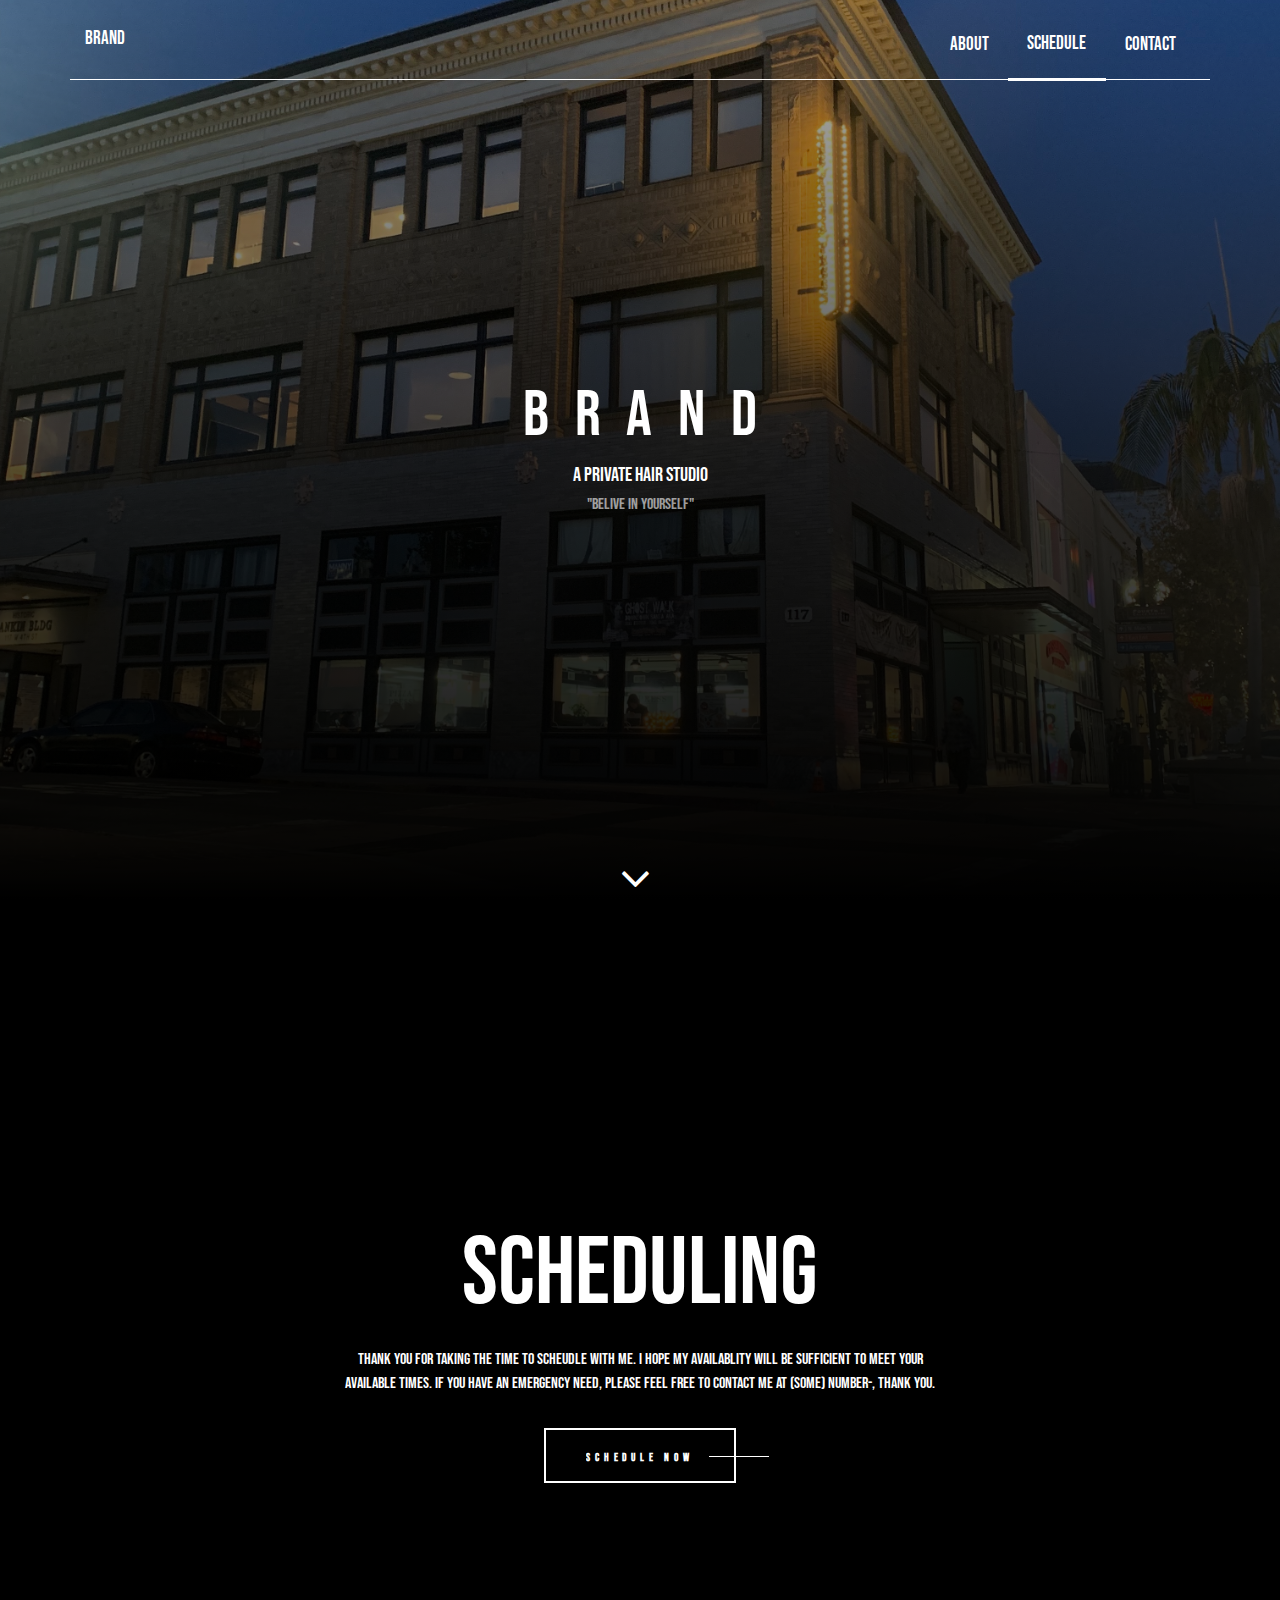
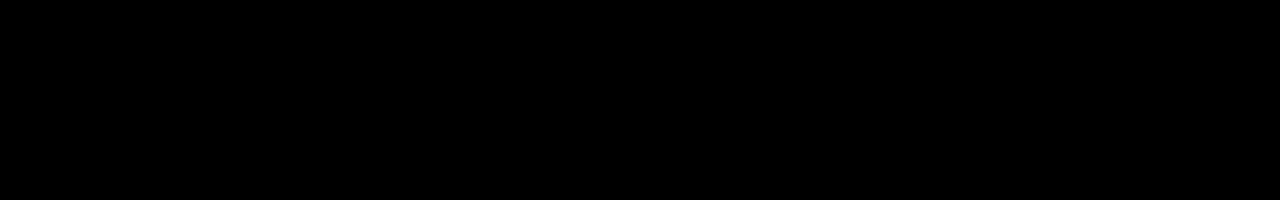
<file: public/schedule.html>
<!DOCTYPE HTML>
<html lang="en">

<head>
    <meta charset="UTF-8">
    <meta name="viewport" content="width=device-width, initial-scale=1, shrink-to-fit=no">
    <link rel="stylesheet" href="https://stackpath.bootstrapcdn.com/bootstrap/4.3.1/css/bootstrap.min.css"
        integrity="sha384-ggOyR0iXCbMQv3Xipma34MD+dH/1fQ784/j6cY/iJTQUOhcWr7x9JvoRxT2MZw1T" crossorigin="anonymous">
    <link
        href="https://fonts.googleapis.com/css?family=Alegreya+Sans+SC:100|Assistant:300|Cinzel|Darker+Grotesque&display=swap"
        rel="stylesheet">
    <link href="https://fonts.googleapis.com/css?family=Bebas+Neue&display=swap" rel="stylesheet">
    <link rel="stylesheet" href="https://maxcdn.bootstrapcdn.com/font-awesome/4.6.1/css/font-awesome.min.css">
    <link rel="stylesheet" href="../public/css/main.css">
    <title>Geo Cantuna</title>
</head>

<body>
    <nav class="navDesk d-none d-md-block">
        <div class="container">
            <span class="logo">Brand</span>
            <div class="menu">
                <span class="about">About</span>
                <span class="schedule active">Schedule</span>
                <span class="contact">Contact</span>
            </div>
        </div>
    </nav>
    <nav role="navigation" class=" navMobile d-block d-md-none">
        <div id="menuToggle">
            <input type="checkbox" />
            <span></span>
            <span></span>
            <span></span>
            <ul id="menu">
                <li class="mobileHome"><a href="#">Home</a></li>
                <li class="mobileAbout"><a href="#">About</a></li>
                <li class="mobileSchedule"><a href="#">Schedule</a></li>
                <li class="mobileContact" > <a href="#">Contact</a></li>
            </ul>
        </div>
    </nav>

    <div id="schedule">
        <section class="billboard">
            <div class="image-wrapper">

                <div class="container">
                    <div class="row">
                        <div class="col-12">
                            <h1>Brand</h1>
                            <h5>A Private Hair Studio</h5>
                            <h6>"Belive In Yourself"</h6>
                        </div>
                    </div>
                    <div class="below"></div>
                    <div class="arrow bounce"><i class="fa fa-angle-down fa-5x" aria-hidden="true"></i></div>
                </div>
            </div>
        </section>
        <section class="scheduleArea">
            <div class="container">
                <div class="row">
                    <h2>Scheduling</h2>
                   <div class="col-12">
                    <p>
                       Thank you for taking the time to scheudle with me. I hope my availablity will be sufficient to meet your available times. If you have an emergency need, please feel free to contact me at (some) number-, thank you. </div>
                    </p> 
                   <div class="col-12 ">
                        <a id="Setmore_button_iframe" style="float:none" href="https://my.setmore.com/bookingpage/fec641fc-dbec-4a8b-802a-f166a2be85cf"> 
                            <div class="top"><span>Schedule Now</span></div>
                            <div class="bottom"><span>Schedule Now</span></div>
                        </a> 
                    </div>
                </div>
            </div>
        </section>
    </div>

    

    </div>

    <script id="setmore_script" type="text/javascript" src="https://my.setmore.com/webapp/js/src/others/setmore_iframe.js"></script>
    <script src="https://code.jquery.com/jquery-3.3.1.slim.min.js"
        integrity="sha384-q8i/X+965DzO0rT7abK41JStQIAqVgRVzpbzo5smXKp4YfRvH+8abtTE1Pi6jizo" crossorigin="anonymous">
    </script>
    <script src="https://cdnjs.cloudflare.com/ajax/libs/popper.js/1.14.7/umd/popper.min.js"
        integrity="sha384-UO2eT0CpHqdSJQ6hJty5KVphtPhzWj9WO1clHTMGa3JDZwrnQq4sF86dIHNDz0W1" crossorigin="anonymous">
    </script>
    <script src="https://stackpath.bootstrapcdn.com/bootstrap/4.3.1/js/bootstrap.min.js"
        integrity="sha384-JjSmVgyd0p3pXB1rRibZUAYoIIy6OrQ6VrjIEaFf/nJGzIxFDsf4x0xIM+B07jRM" crossorigin="anonymous">
    </script>
    <script type="text/javascript" src="https://cdnjs.com/libraries/fullPage.js"></script>
    <script src="../public/js/index-dist.js"></script>
</body>

</html>
</file>
<file: public/css/main.css>
.about .billboard {
  background-image: -webkit-gradient(linear, left top, left bottom, from(rgba(0, 0, 0, 0.3))), url("/public/images/jingda-chen-OZ1r0T91OSM-unsplash.jpg");
  background-image: -o-linear-gradient(rgba(0, 0, 0, 0.3)), url("/public/images/jingda-chen-OZ1r0T91OSM-unsplash.jpg");
  background-image: linear-gradient(rgba(0, 0, 0, 0.3)), url("/public/images/jingda-chen-OZ1r0T91OSM-unsplash.jpg");
}

.contact .billboard {
  background-image: -webkit-gradient(linear, left top, left bottom, from(rgba(0, 0, 0, 0.3))), url("/public/images/selective-focus-photo-of-green-telephone-955081.jpg");
  background-image: -o-linear-gradient(rgba(0, 0, 0, 0.3)), url("/public/images/selective-focus-photo-of-green-telephone-955081.jpg");
  background-image: linear-gradient(rgba(0, 0, 0, 0.3)), url("/public/images/selective-focus-photo-of-green-telephone-955081.jpg");
}

#schedule .billboard {
  background-image: -webkit-gradient(linear, left top, left bottom, from(rgba(0, 0, 0, 0.3))), url("../../public/images/IMG_3172.jpg");
  background-image: -o-linear-gradient(rgba(0, 0, 0, 0.3)), url("../../public/images/IMG_3172.jpg");
  background-image: linear-gradient(rgba(0, 0, 0, 0.3)), url("../../public/images/IMG_3172.jpg");
  background-position: center;
  background-size: cover;
}
#schedule .billboard .container {
  height: 100vh;
  color: white;
  display: -webkit-box;
  display: -ms-flexbox;
  display: flex;
  -webkit-box-align: center;
      -ms-flex-align: center;
          align-items: center;
  -webkit-box-pack: center;
      -ms-flex-pack: center;
          justify-content: center;
  text-align: center;
}
#schedule .billboard .container .row {
  width: 400px;
}
#schedule .billboard .container .row h1 {
  font-size: 2.5rem;
  letter-spacing: 1rem;
  margin-right: -1rem;
}
@media (min-width: 992px) {
  #schedule .billboard .container .row h1 {
    letter-spacing: 1.6rem;
    margin-right: -1.6rem;
    font-size: 4rem;
  }
}
#schedule .billboard .container .row h6 {
  font-size: 1rem;
}
#schedule .billboard .image-wrapper {
  z-index: 1;
  background-image: -webkit-gradient(linear, left top, left bottom, from(rgba(0, 0, 0, 0)), to(black));
  background-image: -o-linear-gradient(top, rgba(0, 0, 0, 0), black);
  background-image: linear-gradient(to bottom, rgba(0, 0, 0, 0), black);
  width: 100%;
  height: 102%;
  display: -webkit-box;
  display: -ms-flexbox;
  display: flex;
}
#schedule .billboard .image-wrapper img {
  margin: auto;
  max-width: 300px;
}
@media (min-width: 992px) {
  #schedule .billboard .image-wrapper img {
    max-width: 500px;
  }
}
#schedule .billboard .arrow {
  position: absolute;
  bottom: 1rem;
  left: 50%;
  margin-left: -20px;
  width: 30px;
  height: 30px;
}
#schedule .billboard .bounce {
  -webkit-animation: bounce 2s infinite;
          animation: bounce 2s infinite;
}
#schedule .scheduleArea {
  height: 100vh;
  min-height: 500px;
  background-color: #000;
  color: white;
  display: -webkit-box;
  display: -ms-flexbox;
  display: flex;
  -webkit-box-pack: center;
      -ms-flex-pack: center;
          justify-content: center;
  -webkit-box-align: center;
      -ms-flex-align: center;
          align-items: center;
}
#schedule .scheduleArea h2 {
  width: 100%;
  text-align: center;
  margin: 0rem auto 1rem;
  font-size: 4rem;
}
@media (min-width: 992px) {
  #schedule .scheduleArea h2 {
    margin: 0rem auto 1rem;
    font-size: 6rem;
  }
}
#schedule .scheduleArea .col-12 {
  display: -webkit-box;
  display: -ms-flexbox;
  display: flex;
  -webkit-box-pack: center;
      -ms-flex-pack: center;
          justify-content: center;
  -webkit-box-align: center;
      -ms-flex-align: center;
          align-items: center;
}
#schedule .scheduleArea .col-12 p {
  margin-bottom: 2rem;
  text-align: center;
  width: 100%;
}
@media (min-width: 768px) {
  #schedule .scheduleArea .col-12 p {
    width: 500px;
  }
}
@media (min-width: 992px) {
  #schedule .scheduleArea .col-12 p {
    width: 600px;
  }
}
#schedule .scheduleArea .col-12:last-of-type {
  display: -webkit-box;
  display: -ms-flexbox;
  display: flex;
  -webkit-box-pack: center;
      -ms-flex-pack: center;
          justify-content: center;
  -webkit-box-align: center;
      -ms-flex-align: center;
          align-items: center;
}
#schedule .scheduleArea #Setmore_button_iframe {
  /*--Button Styles--*/
  padding: 1.2rem 2.5rem;
  border: 2px solid #ffffff;
  border-radius: 0rem;
  color: #ffffff;
  font-size: 0.6875rem;
  font-weight: 700;
  letter-spacing: 0.3rem;
  position: relative;
  -webkit-transition: all 1000ms cubic-bezier(0.89, -0.17, 0.14, 1.225);
  -o-transition: all 1000ms cubic-bezier(0.89, -0.17, 0.14, 1.225);
  transition: all 1000ms cubic-bezier(0.89, -0.17, 0.14, 1.225);
  /* custom */
  -webkit-transition-timing-function: cubic-bezier(0.89, -0.17, 0.14, 1.225);
       -o-transition-timing-function: cubic-bezier(0.89, -0.17, 0.14, 1.225);
          transition-timing-function: cubic-bezier(0.89, -0.17, 0.14, 1.225);
  /* custom */
}
#schedule .scheduleArea #Setmore_button_iframe .top {
  position: relative;
  height: 6px;
  overflow: hidden;
  top: 0;
  -webkit-transition: all 300ms cubic-bezier(1, -0.055, 0.025, 1.04);
  -o-transition: all 300ms cubic-bezier(1, -0.055, 0.025, 1.04);
  transition: all 300ms cubic-bezier(1, -0.055, 0.025, 1.04);
  /* custom */
  -webkit-transition-timing-function: cubic-bezier(1, -0.055, 0.025, 1.04);
       -o-transition-timing-function: cubic-bezier(1, -0.055, 0.025, 1.04);
          transition-timing-function: cubic-bezier(1, -0.055, 0.025, 1.04);
  /* custom */
  -webkit-transition-delay: 0.35s;
       -o-transition-delay: 0.35s;
          transition-delay: 0.35s;
}
#schedule .scheduleArea #Setmore_button_iframe .bottom {
  position: relative;
  height: 6px;
  overflow: hidden;
  bottom: 0;
  -webkit-transition: all 300ms cubic-bezier(1, -0.055, 0.025, 1.04);
  -o-transition: all 300ms cubic-bezier(1, -0.055, 0.025, 1.04);
  transition: all 300ms cubic-bezier(1, -0.055, 0.025, 1.04);
  /* custom */
  -webkit-transition-timing-function: cubic-bezier(1, -0.055, 0.025, 1.04);
       -o-transition-timing-function: cubic-bezier(1, -0.055, 0.025, 1.04);
          transition-timing-function: cubic-bezier(1, -0.055, 0.025, 1.04);
  /* custom */
  -webkit-transition-delay: 0.35s;
       -o-transition-delay: 0.35s;
          transition-delay: 0.35s;
}
#schedule .scheduleArea #Setmore_button_iframe .bottom span {
  top: -6px;
  position: absolute;
  left: 0;
}
#schedule .scheduleArea #Setmore_button_iframe:hover .top {
  top: -5px;
  -webkit-transition-delay: 0.35s;
       -o-transition-delay: 0.35s;
          transition-delay: 0.35s;
}
#schedule .scheduleArea #Setmore_button_iframe:hover .bottom {
  bottom: -5px;
  -webkit-transition-delay: 0.35s;
       -o-transition-delay: 0.35s;
          transition-delay: 0.35s;
}
#schedule .scheduleArea #Setmore_button_iframe:hover, #schedule .scheduleArea #Setmore_button_iframe:focus, #schedule .scheduleArea #Setmore_button_iframe:active {
  margin-left: 10px;
}
#schedule .scheduleArea #Setmore_button_iframe:before {
  content: "";
  height: 1px;
  width: 60px;
  background-color: #ffffff;
  position: absolute;
  margin-top: 6px;
  right: -35px;
  -webkit-transition: all 1000ms cubic-bezier(0.89, -0.17, 0.14, 1.225);
  -o-transition: all 1000ms cubic-bezier(0.89, -0.17, 0.14, 1.225);
  transition: all 1000ms cubic-bezier(0.89, -0.17, 0.14, 1.225);
  /* custom */
  -webkit-transition-timing-function: cubic-bezier(0.89, -0.17, 0.14, 1.225);
       -o-transition-timing-function: cubic-bezier(0.89, -0.17, 0.14, 1.225);
          transition-timing-function: cubic-bezier(0.89, -0.17, 0.14, 1.225);
  /* custom */
}
#schedule .scheduleArea #Setmore_button_iframe:hover:before {
  width: 130%;
}
@-webkit-keyframes bounce {
  0%, 20%, 50%, 80%, 100% {
    -webkit-transform: translateY(0);
            transform: translateY(0);
  }
  40% {
    -webkit-transform: translateY(-30px);
            transform: translateY(-30px);
  }
  60% {
    -webkit-transform: translateY(-15px);
            transform: translateY(-15px);
  }
}
@keyframes bounce {
  0%, 20%, 50%, 80%, 100% {
    -webkit-transform: translateY(0);
            transform: translateY(0);
  }
  40% {
    -webkit-transform: translateY(-30px);
            transform: translateY(-30px);
  }
  60% {
    -webkit-transform: translateY(-15px);
            transform: translateY(-15px);
  }
}

body {
  background-color: #000;
  font-family: "Bebas Neue", cursive;
}
body .navDesk {
  position: absolute;
  top: 0;
  z-index: 10;
  color: white;
  width: 100%;
}
body .navDesk .container {
  border-bottom: 1px solid white;
  background-color: transparent;
  display: -webkit-box;
  display: -ms-flexbox;
  display: flex;
  -webkit-box-pack: justify;
      -ms-flex-pack: justify;
          justify-content: space-between;
  height: 80px;
  -webkit-box-align: center;
      -ms-flex-align: center;
          align-items: center;
}
body .navDesk span {
  cursor: pointer;
  font-size: 1.2rem;
}
body .navDesk .menu {
  display: -webkit-box;
  display: -ms-flexbox;
  display: flex;
  -ms-flex-pack: distribute;
      justify-content: space-around;
  height: 100%;
}
body .navDesk .menu span {
  margin: 1rem;
  margin: auto;
  padding: 1.2rem;
  padding-top: 1.9rem;
}
body .navDesk .menu span.active {
  border-bottom: 3px solid white;
}
body .navMobile {
  background-color: transparent;
  height: 65px;
  position: absolute;
  top: 0;
  left: 0;
}
body .navMobile a {
  text-decoration: none;
  color: #fff;
  opacity: 1;
  font-family: "work sans", sans serif;
  font-size: 1.5em;
  font-weight: 400;
  -webkit-transition: 200ms;
  -o-transition: 200ms;
  transition: 200ms;
  pointer-events: all;
}
body .navMobile a:hover {
  opacity: 0.5;
}
body .navMobile ul {
  padding: 0;
  list-style-type: none;
}
body .navMobile #menuToggle {
  display: -webkit-box;
  display: -ms-flexbox;
  display: flex;
  -webkit-box-orient: vertical;
  -webkit-box-direction: normal;
      -ms-flex-direction: column;
          flex-direction: column;
  position: relative;
  top: 25px;
  left: 25px;
  z-index: 1;
  -webkit-user-select: none;
     -moz-user-select: none;
      -ms-user-select: none;
          user-select: none;
}
body .navMobile #menuToggle input {
  display: -webkit-box;
  display: -ms-flexbox;
  display: flex;
  width: 40px;
  height: 32px;
  position: absolute;
  cursor: pointer;
  opacity: 0;
  z-index: 2;
}
body .navMobile #menuToggle span {
  display: -webkit-box;
  display: -ms-flexbox;
  display: flex;
  width: 29px;
  height: 2px;
  margin-bottom: 5px;
  position: relative;
  background: #ffffff;
  border-radius: 3px;
  z-index: 1;
  -webkit-transform-origin: 5px 0px;
      -ms-transform-origin: 5px 0px;
          transform-origin: 5px 0px;
  -webkit-transition: background 0.5s cubic-bezier(0.77, 0.2, 0.05, 1), opacity 0.55s ease, -webkit-transform 0.5s cubic-bezier(0.77, 0.2, 0.05, 1);
  transition: background 0.5s cubic-bezier(0.77, 0.2, 0.05, 1), opacity 0.55s ease, -webkit-transform 0.5s cubic-bezier(0.77, 0.2, 0.05, 1);
  -o-transition: transform 0.5s cubic-bezier(0.77, 0.2, 0.05, 1), background 0.5s cubic-bezier(0.77, 0.2, 0.05, 1), opacity 0.55s ease;
  transition: transform 0.5s cubic-bezier(0.77, 0.2, 0.05, 1), background 0.5s cubic-bezier(0.77, 0.2, 0.05, 1), opacity 0.55s ease;
  transition: transform 0.5s cubic-bezier(0.77, 0.2, 0.05, 1), background 0.5s cubic-bezier(0.77, 0.2, 0.05, 1), opacity 0.55s ease, -webkit-transform 0.5s cubic-bezier(0.77, 0.2, 0.05, 1);
}
body .navMobile #menuToggle span:first-child {
  -webkit-transform-origin: 0% 0%;
      -ms-transform-origin: 0% 0%;
          transform-origin: 0% 0%;
}
body .navMobile #menuToggle span:nth-last-child(2) {
  -webkit-transform-origin: 0% 100%;
      -ms-transform-origin: 0% 100%;
          transform-origin: 0% 100%;
}
body .navMobile #menuToggle input:checked ~ span {
  opacity: 1;
  -webkit-transform: rotate(45deg) translate(-3px, -1px);
      -ms-transform: rotate(45deg) translate(-3px, -1px);
          transform: rotate(45deg) translate(-3px, -1px);
  background: #36383F;
}
body .navMobile #menuToggle input:checked ~ span:nth-last-child(3) {
  opacity: 0;
  -webkit-transform: rotate(0deg) scale(0.2, 0.2);
      -ms-transform: rotate(0deg) scale(0.2, 0.2);
          transform: rotate(0deg) scale(0.2, 0.2);
}
body .navMobile #menuToggle input:checked ~ span:nth-last-child(2) {
  -webkit-transform: rotate(-45deg) translate(0, -1px);
      -ms-transform: rotate(-45deg) translate(0, -1px);
          transform: rotate(-45deg) translate(0, -1px);
}
body .navMobile #menuToggle input:checked ~ ul {
  -webkit-transform: none;
      -ms-transform: none;
          transform: none;
}
body .navMobile #menu {
  position: absolute;
  width: 80vw;
  height: 101vh;
  -webkit-box-shadow: 0 0 10px #85888C;
          box-shadow: 0 0 10px #85888C;
  margin: -30px 0 0 -50px;
  padding: 50px;
  padding-top: 125px;
  -webkit-backdrop-filter: blur(10);
          backdrop-filter: blur(10);
  background-color: rgba(0, 0, 0, 0.8);
  color: white;
  -webkit-font-smoothing: antialiased;
  -webkit-transform-origin: 0% 0%;
      -ms-transform-origin: 0% 0%;
          transform-origin: 0% 0%;
  -webkit-transform: translate(-100%, 0);
      -ms-transform: translate(-100%, 0);
          transform: translate(-100%, 0);
  -webkit-transition: -webkit-transform 0.5s cubic-bezier(0.77, 0.2, 0.05, 1);
  transition: -webkit-transform 0.5s cubic-bezier(0.77, 0.2, 0.05, 1);
  -o-transition: transform 0.5s cubic-bezier(0.77, 0.2, 0.05, 1);
  transition: transform 0.5s cubic-bezier(0.77, 0.2, 0.05, 1);
  transition: transform 0.5s cubic-bezier(0.77, 0.2, 0.05, 1), -webkit-transform 0.5s cubic-bezier(0.77, 0.2, 0.05, 1);
}
body .navMobile #menu li {
  padding: 10px 0;
  -webkit-transition-delay: 2s;
       -o-transition-delay: 2s;
          transition-delay: 2s;
}
body .image-wrapper {
  z-index: 1;
  background-image: -webkit-gradient(linear, left top, left bottom, from(rgba(0, 0, 0, 0)), to(rgba(0, 0, 0, 0.8)));
  background-image: -o-linear-gradient(top, rgba(0, 0, 0, 0), rgba(0, 0, 0, 0.8));
  background-image: linear-gradient(to bottom, rgba(0, 0, 0, 0), rgba(0, 0, 0, 0.8));
  width: 100%;
  height: 102%;
  display: -webkit-box;
  display: -ms-flexbox;
  display: flex;
}
body .image-wrapper img {
  margin: auto;
  max-width: 300px;
}
@media (min-width: 992px) {
  body .image-wrapper img {
    max-width: 500px;
  }
}
body .arrow {
  bottom: 1rem;
}
body .arrow .fa-5x {
  font-size: 3em;
}
body .billboard {
  background-position: center;
  background-size: cover;
}
body .billboard .container {
  height: 100vh;
  color: white;
  display: -webkit-box;
  display: -ms-flexbox;
  display: flex;
  -webkit-box-align: center;
      -ms-flex-align: center;
          align-items: center;
  -webkit-box-pack: center;
      -ms-flex-pack: center;
          justify-content: center;
  text-align: center;
}
body .billboard .container .row {
  width: 400px;
}
body .billboard .container .row h1 {
  font-size: 2.5rem;
  letter-spacing: 12px;
  margin-right: -1rem;
  text-align: center;
  display: -webkit-box;
  display: -ms-flexbox;
  display: flex;
  -webkit-box-pack: center;
      -ms-flex-pack: center;
          justify-content: center;
}
@media (min-width: 992px) {
  body .billboard .container .row h1 {
    font-size: 4rem;
  }
}
body .billboard .container .row h6 {
  font-size: 1rem;
  opacity: 0.6;
}

.index .billboard {
  background-image: -webkit-gradient(linear, left top, left bottom, from(rgba(0, 0, 0, 0.5))), url("/public/images/IMG_3183.jpg");
  background-image: -o-linear-gradient(rgba(0, 0, 0, 0.5)), url("/public/images/IMG_3183.jpg");
  background-image: linear-gradient(rgba(0, 0, 0, 0.5)), url("/public/images/IMG_3183.jpg");
}

@-webkit-keyframes moveUp {
  0% {
    -webkit-filter: blur(0.3rem);
            filter: blur(0.3rem);
    -webkit-transform: translateY(75px);
            transform: translateY(75px);
    line-height: 100px;
    opacity: 0;
  }
  100% {
    -webkit-filter: blur(0);
            filter: blur(0);
    -webkit-transform: translate(0);
            transform: translate(0);
    line-height: 77px;
    opacity: 1;
  }
}

@keyframes moveUp {
  0% {
    -webkit-filter: blur(0.3rem);
            filter: blur(0.3rem);
    -webkit-transform: translateY(75px);
            transform: translateY(75px);
    line-height: 100px;
    opacity: 0;
  }
  100% {
    -webkit-filter: blur(0);
            filter: blur(0);
    -webkit-transform: translate(0);
            transform: translate(0);
    line-height: 77px;
    opacity: 1;
  }
}
/*# sourceMappingURL=main.css.map */
</file>
